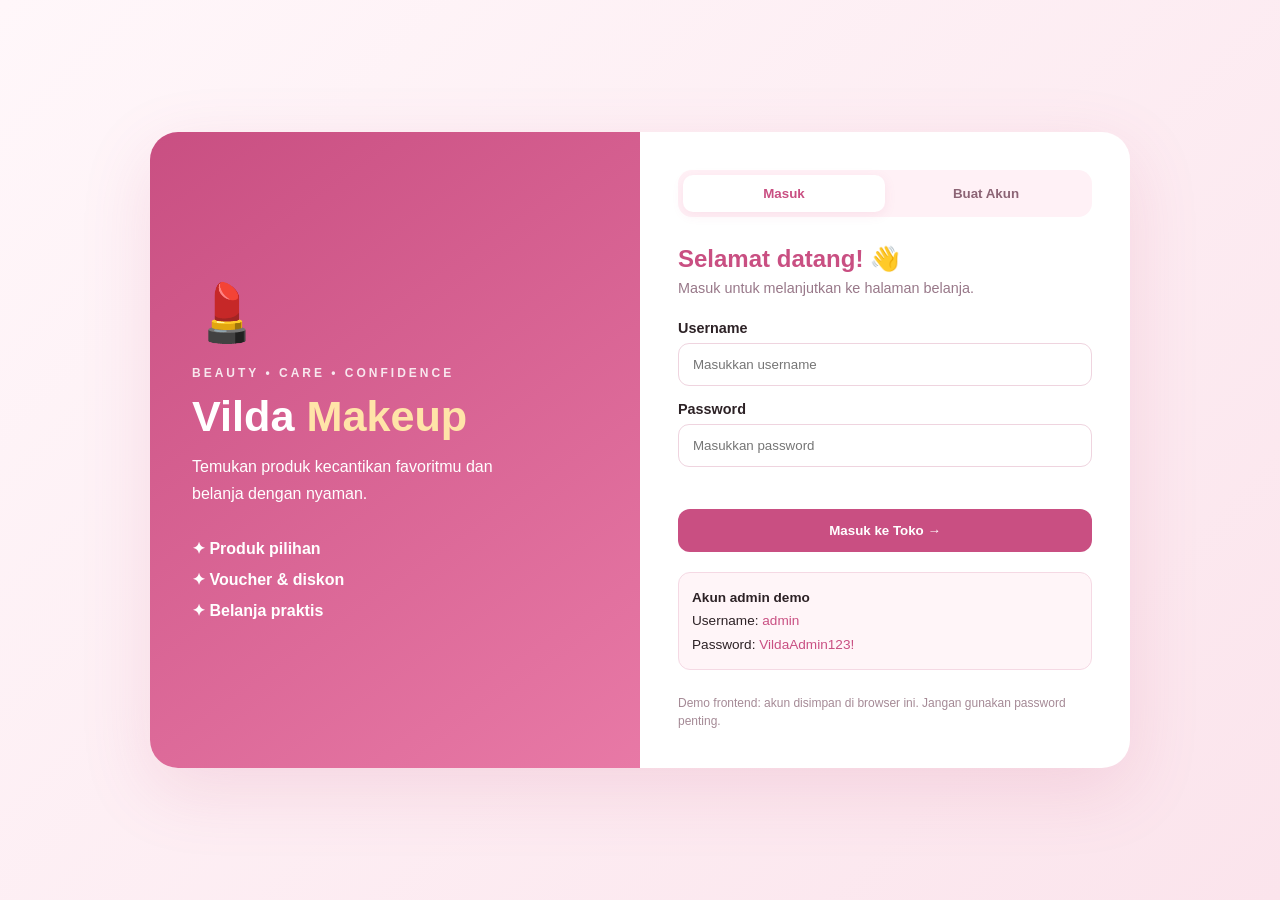
<file: index.html>
<!DOCTYPE html>
<html lang="id">
<head>
<meta charset="UTF-8"><meta name="viewport" content="width=device-width, initial-scale=1.0">
<title>Login — Vilda Makeup</title>
<link rel="stylesheet" href="css/style.css"><link rel="stylesheet" href="css/login.css">
</head>
<body class="login-page">
<main class="auth-shell">
  <section class="auth-brand"><div class="brand-icon">💄</div><p class="eyebrow">BEAUTY • CARE • CONFIDENCE</p><h1>Vilda <span>Makeup</span></h1><p>Temukan produk kecantikan favoritmu dan belanja dengan nyaman.</p><div class="brand-points"><span>✦ Produk pilihan</span><span>✦ Voucher & diskon</span><span>✦ Belanja praktis</span></div></section>
  <section class="auth-card">
    <div class="auth-tabs"><button id="loginTab" class="tab active" type="button" onclick="showForm('login')">Masuk</button><button id="registerTab" class="tab" type="button" onclick="showForm('register')">Buat Akun</button></div>
    <form id="loginForm">
      <h2>Selamat datang! 👋</h2><p class="muted">Masuk untuk melanjutkan ke halaman belanja.</p>
      <label for="loginUsername">Username</label><input id="loginUsername" autocomplete="username" required placeholder="Masukkan username">
      <label for="loginPassword">Password</label><input id="loginPassword" type="password" autocomplete="current-password" required placeholder="Masukkan password">
      <p id="loginError" class="message" role="status"></p><button class="submit-btn" type="submit">Masuk ke Toko →</button>
      <div class="demo-box"><b>Akun admin demo</b><br>Username: <code>admin</code><br>Password: <code>VildaAdmin123!</code></div>
    </form>
    <form id="registerForm" hidden>
      <h2>Buat akun pembeli</h2><p class="muted">Daftar akun demo untuk melanjutkan belanja.</p>
      <label for="registerName">Nama</label><input id="registerName" required maxlength="60" placeholder="Nama kamu">
      <label for="registerUsername">Username</label><input id="registerUsername" required minlength="3" maxlength="24" autocomplete="username" placeholder="Minimal 3 karakter">
      <label for="registerPassword">Password</label><input id="registerPassword" type="password" required minlength="6" autocomplete="new-password" placeholder="Minimal 6 karakter">
      <p id="registerError" class="message" role="status"></p><button class="submit-btn" type="submit">Buat Akun & Belanja →</button>
    </form>
    <p class="security-note">Demo frontend: akun disimpan di browser ini. Jangan gunakan password penting.</p>
  </section>
</main>
<script src="js/auth.js"></script>
</body></html>
</file>
<file: css/style.css>
/* Vilda Makeup — style.css */
/* ============ CSS (20% nilai) ============ */
:root{
  --pink:#e879a6; --pink-dark:#c94f82; --rose:#fdeef4;
  --gold:#d4a373; --dark:#2d2226; --light:#fff9fb;
}
*{margin:0;padding:0;box-sizing:border-box;font-family:'Segoe UI',Tahoma,sans-serif}
body{background:var(--light);color:var(--dark)}
a{text-decoration:none;color:inherit}


/* SECTIONS */
section{padding:55px 5%}
h2.title{text-align:center;color:var(--pink-dark);font-size:2rem;margin-bottom:8px}
.subtitle{text-align:center;color:#a07b8b;margin-bottom:35px}
</file>
<file: css/login.css>
.login-page{min-height:100vh;background:linear-gradient(135deg,#fff7fa,#fbe4ec);display:grid;place-items:center;padding:24px}
.auth-shell{width:min(100%,980px);display:grid;grid-template-columns:1fr 1fr;background:#fff;border-radius:28px;overflow:hidden;box-shadow:0 22px 70px #c94f8226;min-height:590px}
.auth-brand{padding:55px 42px;background:linear-gradient(145deg,#c94f82,#e879a6);color:white;display:flex;flex-direction:column;justify-content:center}
.brand-icon{font-size:3.5rem;margin-bottom:20px}.eyebrow{font-size:.75rem;letter-spacing:3px;font-weight:700;opacity:.85}.auth-brand h1{font-size:2.7rem;margin:12px 0}.auth-brand h1 span{color:#ffe4a8}.auth-brand>p:not(.eyebrow){line-height:1.7;max-width:340px}.brand-points{display:grid;gap:12px;margin-top:32px;font-weight:600}
.auth-card{padding:38px;align-self:center}.auth-tabs{display:flex;background:#fff1f6;padding:5px;border-radius:14px;margin-bottom:28px}.tab{flex:1;border:0;background:transparent;padding:11px;border-radius:10px;cursor:pointer;font-weight:700;color:#8c6475}.tab.active{background:#fff;color:#c94f82;box-shadow:0 3px 12px #c94f8218}.auth-card h2{color:#c94f82;margin-bottom:7px}.muted{color:#987889;font-size:.9rem;margin-bottom:24px}.auth-card label{display:block;font-weight:600;font-size:.9rem;margin:15px 0 7px}.auth-card input{width:100%;padding:13px 14px;border:1px solid #efd4df;border-radius:11px;outline:none}.auth-card input:focus{border-color:#c94f82;box-shadow:0 0 0 3px #c94f8215}.submit-btn{width:100%;border:0;background:#c94f82;color:white;padding:14px;border-radius:12px;font-weight:700;margin-top:14px;cursor:pointer}.submit-btn:hover{background:#b63d70}.demo-box{background:#fff5f8;border:1px solid #f5d9e4;padding:13px;border-radius:12px;font-size:.85rem;line-height:1.7;margin-top:20px}.demo-box code{color:#c94f82}.message{font-size:.85rem;color:#b42318;min-height:18px;margin-top:10px}.security-note{font-size:.75rem;color:#a58a96;margin-top:24px;line-height:1.5}
@media(max-width:720px){.auth-shell{grid-template-columns:1fr;max-width:480px}.auth-brand{padding:28px}.auth-brand h1{font-size:2rem}.brand-icon{font-size:2.5rem;margin-bottom:8px}.brand-points{display:flex;flex-wrap:wrap;gap:8px;margin-top:18px}.auth-card{padding:28px 24px}}
</file>
<file: css/header.css>
/* Vilda Makeup — header.css */
/* NAVBAR */
.navbar{position:sticky;top:0;z-index:100;display:flex;align-items:center;gap:20px;
  padding:14px 5%;background:#ffffffee;backdrop-filter:blur(10px);
  box-shadow:0 2px 15px rgba(201,79,130,.15);flex-wrap:wrap}
.logo{font-size:1.5rem;font-weight:800;color:var(--pink-dark)}
.logo span{color:var(--gold)}
.nav-links{display:flex;gap:20px;margin-left:auto}
.nav-links a{font-weight:600;padding:6px 10px;border-radius:20px;transition:.3s}
.nav-links a:hover,.nav-links a.active{background:var(--rose);color:var(--pink-dark)}
.search-box{display:flex;align-items:center;background:var(--rose);border-radius:30px;padding:8px 16px;gap:8px;flex:1;min-width:200px;max-width:340px}
.search-box input{border:none;background:transparent;outline:none;width:100%;font-size:.95rem}
.cart-btn{position:relative;background:var(--pink-dark);color:#fff;border:none;border-radius:30px;
  padding:10px 20px;font-weight:600;cursor:pointer;transition:.3s}
.cart-btn:hover{background:var(--pink)}
.badge{position:absolute;top:-8px;right:-8px;background:var(--gold);color:#fff;
  border-radius:50%;width:22px;height:22px;font-size:.75rem;display:flex;align-items:center;justify-content:center}


/* HERO */
.hero{text-align:center;padding:70px 20px;background:linear-gradient(135deg,#fdeef4,#fbe4ec 50%,#f9d9e5);
  border-radius:0 0 60px 60px}
.hero h1{font-size:2.8rem;color:var(--pink-dark);margin-bottom:12px}
.hero p{color:#7a5566;margin-bottom:25px;font-size:1.1rem}
.btn{background:var(--pink-dark);color:#fff;border:none;padding:14px 36px;border-radius:30px;
  font-size:1rem;font-weight:600;cursor:pointer;transition:.3s}
.btn:hover{background:var(--pink);transform:translateY(-3px);box-shadow:0 8px 20px rgba(201,79,130,.35)}


/* FOOTER */
footer{background:var(--dark);color:#e9c9d8;padding:45px 5% 20px;margin-top:40px}
.footer-grid{display:grid;grid-template-columns:repeat(auto-fit,minmax(200px,1fr));gap:30px;margin-bottom:25px}
footer h4{color:#fff;margin-bottom:12px}
footer a{display:block;padding:4px 0;font-size:.92rem}
footer a:hover{color:var(--pink)}
.copyright{text-align:center;border-top:1px solid #4a3944;padding-top:18px;font-size:.85rem;color:#b58fa1}
</file>
<file: css/product.css>
/* Vilda Makeup — product.css */
/* KATEGORI */
.cat-grid{display:flex;gap:16px;justify-content:center;flex-wrap:wrap}
.cat-card{background:#fff;padding:25px 30px;border-radius:18px;cursor:pointer;text-align:center;
  box-shadow:0 4px 15px rgba(0,0,0,.06);transition:.3s;min-width:130px}
.cat-card:hover,.cat-card.active{background:var(--pink-dark);color:#fff;transform:translateY(-5px)}
.cat-card .icon{font-size:1.9rem;display:block;margin-bottom:8px}
.cat-card small{opacity:.7}


/* PRODUK */
.product-grid{display:grid;grid-template-columns:repeat(auto-fill,minmax(240px,1fr));gap:24px}
.card{background:#fff;border-radius:18px;overflow:hidden;box-shadow:0 4px 15px rgba(0,0,0,.06);transition:.3s}
.card:hover{transform:translateY(-6px);box-shadow:0 12px 28px rgba(201,79,130,.2)}
.card .img{height:170px;display:flex;align-items:center;justify-content:center;font-size:4rem}
.card-body{padding:16px}
.card-body h3{font-size:1rem;margin-bottom:5px}
.card-body .cat{font-size:.78rem;color:var(--pink-dark);background:var(--rose);padding:3px 10px;border-radius:10px;display:inline-block;margin-bottom:8px}
.card-body .price{color:var(--gold);font-weight:800;font-size:1.05rem}
.rating{color:#f5a623;font-size:.85rem}
.add-btn{width:100%;margin-top:12px;background:var(--pink-dark);color:#fff;border:none;padding:10px;
  border-radius:25px;font-weight:600;cursor:pointer;transition:.3s}
.add-btn:hover{background:var(--pink)}
.empty-msg{text-align:center;padding:40px;color:#a07b8b;grid-column:1/-1}


/* CART DRAWER */
.overlay{position:fixed;inset:0;background:#0007;z-index:200;display:none}
.overlay.show{display:block}
.cart-panel{position:fixed;top:0;right:-420px;width:380px;max-width:92vw;height:100vh;background:#fff;
  z-index:300;transition:.4s;display:flex;flex-direction:column;box-shadow:-8px 0 30px rgba(0,0,0,.15)}
.cart-panel.show{right:0}
.cart-head{padding:20px;background:var(--pink-dark);color:#fff;display:flex;justify-content:space-between;align-items:center}
.cart-head button{background:none;border:none;color:#fff;font-size:1.5rem;cursor:pointer}
.cart-items{flex:1;overflow-y:auto;padding:15px}
.cart-item{display:flex;gap:12px;align-items:center;border-bottom:1px solid #f3e3ea;padding:12px 0}
.cart-item .thumb{width:55px;height:55px;border-radius:12px;display:flex;align-items:center;justify-content:center;font-size:1.6rem}
.cart-item h4{font-size:.9rem}
.qty{display:flex;align-items:center;gap:8px}
.qty button{width:26px;height:26px;border-radius:50%;border:1px solid var(--pink);background:#fff;color:var(--pink-dark);cursor:pointer;font-weight:700}
.qty span{min-width:20px;text-align:center;font-weight:600}
.del{background:none;border:none;color:#d33;cursor:pointer;font-size:1rem}
.cart-foot{padding:18px;border-top:2px solid var(--rose)}
.cart-foot .total{display:flex;justify-content:space-between;font-size:1.15rem;font-weight:800;margin-bottom:12px}
.cart-foot .total span:last-child{color:var(--pink-dark)}
.buy-btn{width:100%;background:var(--gold);color:#fff;border:none;padding:13px;border-radius:25px;font-weight:700;font-size:1rem;cursor:pointer;transition:.3s}
.buy-btn:hover{filter:brightness(1.1)}


/* CHECKOUT MODAL */
.modal{position:fixed;inset:0;background:#0008;z-index:400;display:none;align-items:center;justify-content:center;padding:16px}
.modal.show{display:flex}
.modal-content{background:#fff;border-radius:20px;max-width:520px;width:100%;max-height:92vh;overflow-y:auto;padding:28px}
.modal-content h2{color:var(--pink-dark);margin-bottom:18px;text-align:center}
.form-group{margin-bottom:14px}
.form-group label{display:block;font-size:.85rem;font-weight:600;margin-bottom:5px;color:#7a5566}
.form-group input,.form-group select,.form-group textarea{width:100%;padding:11px 14px;border:1.5px solid #f0d5e0;border-radius:10px;outline:none;font-size:.95rem}
.form-group input:focus,.form-group select:focus{border-color:var(--pink)}
.pay-opts{display:flex;gap:10px}
.pay-opts label{flex:1;border:1.5px solid #f0d5e0;border-radius:10px;padding:10px;text-align:center;cursor:pointer;font-size:.85rem}
.pay-opts input{display:none}
.pay-opts input:checked+span{color:var(--pink-dark);font-weight:700}
.pay-opts label:has(input:checked){border-color:var(--pink-dark);background:var(--rose)}
.summary{background:var(--rose);border-radius:12px;padding:14px;margin:14px 0;font-size:.92rem}
.summary div{display:flex;justify-content:space-between;padding:3px 0}


/* TOAST */
.toast{position:fixed;bottom:25px;left:50%;transform:translateX(-50%) translateY(80px);
  background:var(--dark);color:#fff;padding:13px 28px;border-radius:30px;z-index:999;
  transition:.4s;opacity:0;font-weight:600}
.toast.show{transform:translateX(-50%) translateY(0);opacity:1}


/* Foto produk yang diunggah admin */
.card .img img { width:100%; height:100%; object-fit:contain; display:block; padding:8px; }
.cart-item .thumb img { width:100%; height:100%; object-fit:cover; border-radius:12px; }
.admin-image-preview { margin-top:10px; min-height:90px; padding:10px; border:1px dashed #e879a6; border-radius:12px; display:flex; align-items:center; justify-content:center; color:#a07b8b; }
.admin-image-preview img { max-width:100%; max-height:180px; object-fit:contain; border-radius:8px; }
#adminProductList .admin-row button { cursor:pointer; }
</file>
<file: css/responsive.css>
/* Vilda Makeup — responsive.css */
/* RESPONSIVE */
@media(max-width:768px){
  .hero h1{font-size:2rem}
  .nav-links{order:3;width:100%;justify-content:center}
  .search-box{order:2}
}

/* Admin dashboard additions */
.admin-content{max-width:760px}
.admin-content h3{color:var(--pink-dark);margin:12px 0}
.admin-row{display:flex;justify-content:space-between;align-items:center;gap:12px;padding:10px 0;border-bottom:1px solid #f3e3ea}
.admin-row button{border:0;border-radius:8px;padding:7px 10px;cursor:pointer;background:var(--rose);color:var(--pink-dark);font-weight:600}
.admin-row small{color:#8d7180}
[hidden]{display:none!important}
@media(max-width:600px){.admin-row{align-items:flex-start;flex-direction:column}.admin-content{padding:18px}}
</file>
